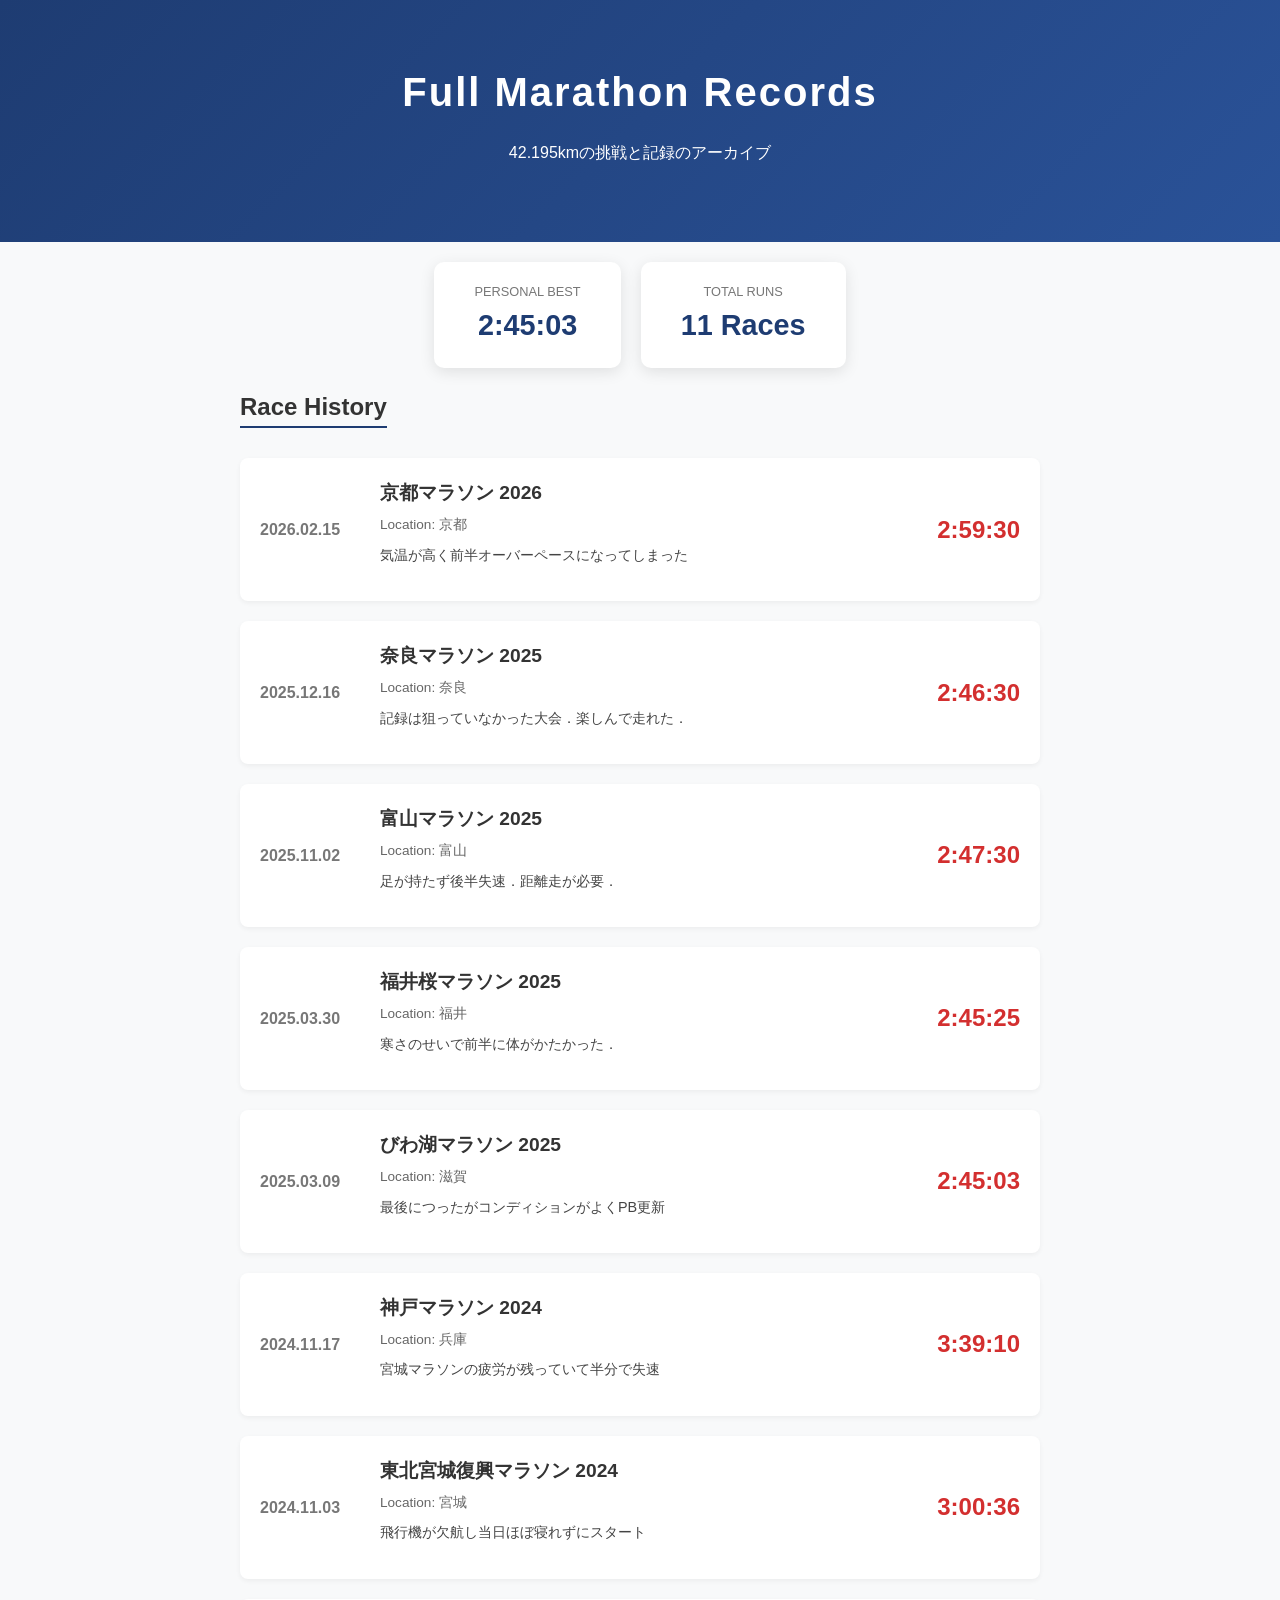
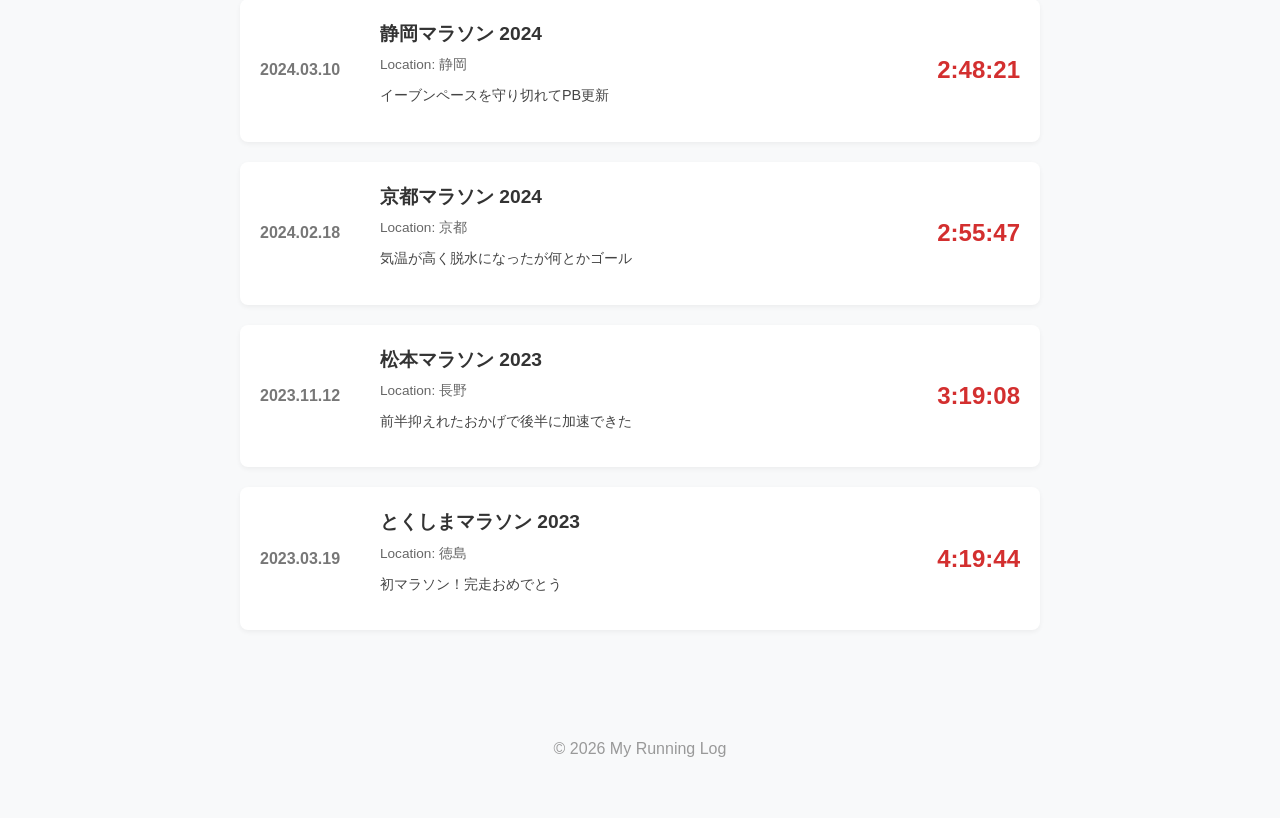
<file: index.html>
<!DOCTYPE html>
<html lang="ja">
<head>
    <meta charset="UTF-8">
    <meta name="viewport" content="width=device-width, initial-scale=1.0">
    <title>Full Marathon Records | My Running Log</title>
    <link rel="stylesheet" href="style.css">
</head>
<body>

    <header>
        <div class="header-content">
            <h1>Full Marathon Records</h1>
            <p>42.195kmの挑戦と記録のアーカイブ</p>
        </div>
    </header>

    <main>
        <section class="summary">
            <div class="summary-card">
                <span class="label">Personal Best</span>
                <span class="value" id="pbDisplay">--:--:--</span>
            </div>
            <div class="summary-card">
                <span class="label">Total Runs</span>
                <span class="value" id="totalRunsDisplay">-- Races</span>
            </div>
        </section>

        <section class="record-list">
            <h2>Race History</h2>
            <div id="race-list-container"></div>
        </section>
    </main>

    <footer>
        <p>&copy; 2026 My Running Log</p>
    </footer>

    <script src="script.js"></script> 
</body>
</html>
</file>
<file: style.css>
/* リセット・共通設定 */
body {
    font-family: 'Helvetica Neue', Arial, sans-serif;
    margin: 0;
    padding: 0;
    background-color: #f8f9fa;
    color: #333;
    line-height: 1.6;
}

/* ヘッダー */
header {
    background: linear-gradient(135deg, #1e3c72 0%, #2a5298 100%);
    color: white;
    padding: 60px 20px;
    text-align: center;
}

.header-content h1 {
    margin: 0;
    font-size: 2.5rem;
    letter-spacing: 2px;
}

/* サマリー（PB表示など） */
.summary {
    display: flex;
    justify-content: center;
    gap: 20px;
    margin-top: -30px; /* ヘッダーに少し被せる */
    padding: 0 20px;
}

.summary-card {
    background: white;
    padding: 20px 40px;
    border-radius: 10px;
    box-shadow: 0 4px 15px rgba(0,0,0,0.1);
    text-align: center;
}

.summary-card .label {
    display: block;
    font-size: 0.8rem;
    color: #777;
    text-transform: uppercase;
}

.summary-card .value {
    font-size: 1.8rem;
    font-weight: bold;
    color: #1e3c72;
}

/* メインコンテンツ */
main {
    max-width: 800px;
    margin: 50px auto;
    padding: 0 20px;
}

h2 {
    border-bottom: 2px solid #1e3c72;
    display: inline-block;
    margin-bottom: 30px;
}

/* 各大会の記録 */
/* リンクの下線を消し、文字色を元のデザインに固定する */
.race-link {
    text-decoration: none; /* 下線を消す */
    display: block;        /* カードの横幅いっぱいをクリック可能にする */
    color: inherit;       /* 文字色を親要素から継承する */
}


.race-item {
    background: white;
    border-radius: 8px;
    padding: 20px;
    margin-bottom: 20px;
    display: flex;
    align-items: center;
    box-shadow: 0 2px 5px rgba(0,0,0,0.05);
    transition: transform 0.2s;
}

.race-item:hover {
    transform: translateY(-3px);
}

.race-date {
    font-weight: bold;
    color: #777;
    min-width: 100px;
}

.race-info {
    flex-grow: 1;
    padding: 0 20px;
}

.race-info h3 {
    margin: 0 0 5px 0;
    font-size: 1.2rem;
}

.venue {
    font-size: 0.85rem;
    color: #666;
    margin: 0;
}

.comment {
    font-size: 0.9rem;
    color: #444;
    margin-top: 8px;
}

.race-time {
    text-align: right;
    min-width: 120px;
}

.time {
    font-size: 1.5rem;
    font-weight: bold;
    color: #d32f2f; /* タイムを目立たせる赤系 */
}

/* フッター */
footer {
    text-align: center;
    padding: 40px;
    color: #999;
}

/* スマホ対応 */
@media (max-width: 600px) {
    .race-item {
        flex-direction: column;
        text-align: center;
    }
    .race-info {
        padding: 15px 0;
    }
    .race-time {
        text-align: center;
    }
    .summary {
        flex-direction: column;
    }
}

/* 詳細ページ全体のコンテナ */
.detail-container {
    background: white;
    padding: 40px;
    border-radius: 15px;
    box-shadow: 0 4px 20px rgba(0,0,0,0.08);
    margin-bottom: 50px;
}

/* 戻るボタンのスタイル */
.back-link {
    display: inline-block;
    color: white;
    text-decoration: none;
    margin-top: 15px;
    font-size: 0.9rem;
    border: 1px solid rgba(255,255,255,0.4);
    padding: 5px 15px;
    border-radius: 20px;
    transition: background 0.3s;
}

.back-link:hover {
    background: rgba(255,255,255,0.2);
}

/* =========================================
   詳細ページ（detail-page）専用スタイル
   ========================================= */

/* 1. 全体コンテナ */
.detail-container {
    background: white;
    padding: 30px;
    border-radius: 15px;
    box-shadow: 0 4px 20px rgba(0,0,0,0.08);
    margin-top: 40px;
}

/* 2. ヘッダー・メインタイム */
.detail-header {
    text-align: center;
    border-bottom: 2px solid #f0f0f0;
    margin-bottom: 30px;
    padding-bottom: 20px;
}

.detail-main-time {
    font-size: 3rem;
    font-weight: bold;
    color: #d32f2f;
}

/* 3. セクション共通見出し (グラフ・コメント・メディア共通) */
.detailed-graph h3, 
.detailed-comment h3, 
.media-section h3 {
    border-left: 5px solid #1e3c72;
    padding-left: 15px;
    margin: 30px 0 15px 0;
    font-size: 1.2rem;
    color: #1e3c72;
}

/* 4. 基本情報グリッド (DATE, LOCATION, SHOES等) */
.detail-grid {
    display: grid;
    grid-template-columns: repeat(auto-fit, minmax(160px, 1fr));
    gap: 15px;
    margin-bottom: 40px;
}

.grid-item {
    background: #f8f9fa;
    padding: 15px;
    border-radius: 8px;
    text-align: center;
    display: flex;
    flex-direction: column;
    justify-content: center;
    align-items: center;
}

.grid-item .label {
    font-size: 0.7rem;
    color: #888;
    margin-bottom: 5px;
    text-transform: uppercase;
}

.grid-item .value {
    font-weight: bold;
    font-size: 1rem;
    color: #333;
}

/* 5. シューズ画像 */
.shoes-img-wrapper {
    width: 100%;
    height: 60px;
    margin: 5px 0;
    display: flex;
    align-items: center;
    justify-content: center;
}

.shoes-image {
    max-width: 100%;
    max-height: 100%;
    object-fit: contain;
}

/* 6. グラフエリア */
.graph-container {
    background: white;
    padding: 15px;
    border: 1px solid #eee;
    border-radius: 10px;
    height: 300px;
    margin-bottom: 40px;
}

/* 7. 振り返りコメント */
.detailed-comment p {
    background: #fffdf0;
    padding: 20px;
    border-radius: 8px;
    line-height: 1.8;
    color: #444;
}

/* 8. メディアセクション (コースマップ & 完走証 横並び) */
.media-container {
    display: flex;
    gap: 30px;
    align-items: flex-start;
}

.map-block, .certificate-block {
    flex: 1;
    min-width: 0;
}

.img-wrapper {
    background: white;
    padding: 10px;
    border-radius: 8px;
    border: 1px solid #eee;
    box-shadow: 0 2px 8px rgba(0,0,0,0.05);
    text-align: center;
}

.map-image {
    max-width: 100%;
    height: auto;
    border-radius: 4px;
}

/* 完走証：高さ制限とホバー効果 */
.certificate-image-small {
    max-width: 100%;
    max-height: 400px;
    width: auto;
    height: auto;
    border-radius: 4px;
    transition: transform 0.2s, box-shadow 0.2s;
}

.certificate-image-small:hover {
    transform: scale(1.02);
    box-shadow: 0 4px 15px rgba(0,0,0,0.15);
}

.map-image-small {
    max-width: 100%;
    max-height: 400px;
    width: auto;
    height: auto;
    border-radius: 4px;
    transition: transform 0.2s, box-shadow 0.2s;
}

.map-image-small:hover {
    transform: scale(1.02);
    box-shadow: 0 4px 15px rgba(0,0,0,0.15);
}

.zoom-help {
    font-size: 0.8rem;
    color: #888;
    margin-top: 8px;
}

/* 9. レスポンシブ対応 */
@media (max-width: 768px) {
    /* メディアセクションを縦並びに */
    .media-container {
        flex-direction: column;
        gap: 20px;
    }
    
    .certificate-image-small {
        max-height: 500px; /* スマホでは少し大きく表示 */
    }

    /* 全体コンテナの余白調整 */
    .detail-container {
        padding: 20px;
    }

    .detail-main-time {
        font-size: 2.2rem;
    }

    .graph-container {
        height: 250px;
    }
}
</file>
